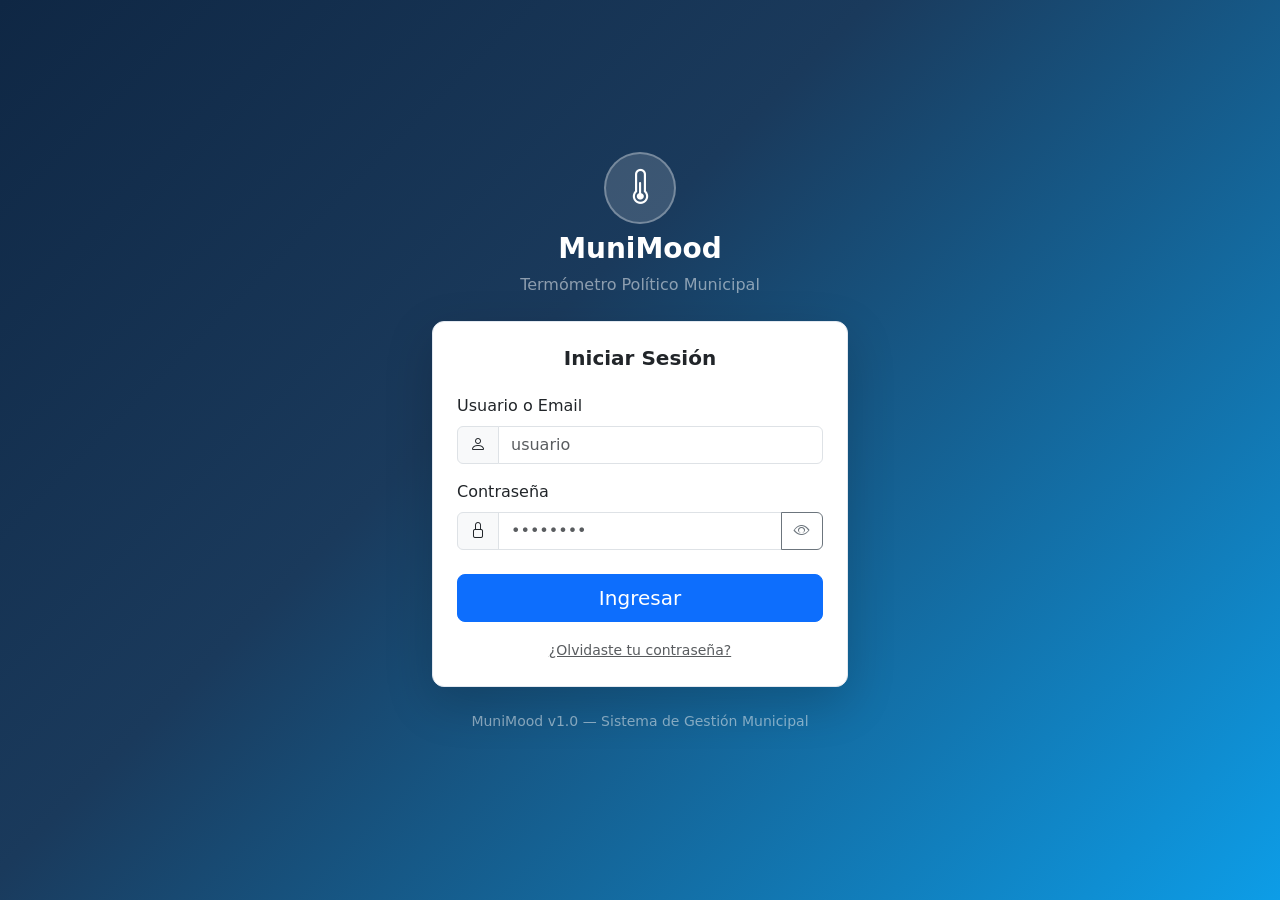
<file: frontend/index.html>
<!DOCTYPE html>
<html lang="es">
<head>
  <meta charset="UTF-8"/>
  <meta name="viewport" content="width=device-width, initial-scale=1.0"/>
  <title>MuniMood — Iniciar Sesión</title>
  <link rel="stylesheet" href="https://cdn.jsdelivr.net/npm/bootstrap@5.3.3/dist/css/bootstrap.min.css"/>
  <link rel="stylesheet" href="https://cdn.jsdelivr.net/npm/bootstrap-icons@1.11.3/font/bootstrap-icons.css"/>
  <link rel="stylesheet" href="css/styles.css"/>
</head>
<body class="mm-login-bg d-flex align-items-center justify-content-center min-vh-100">

<div class="container" style="max-width:440px">
  <!-- Logo / Título -->
  <div class="text-center mb-4">
    <div class="mm-logo-icon mb-2">
      <i class="bi bi-thermometer-half"></i>
    </div>
    <h1 class="h3 fw-bold text-white">MuniMood</h1>
    <p class="text-white-50 mb-0">Termómetro Político Municipal</p>
  </div>

  <!-- Panel Login -->
  <div id="panelLogin" class="card mm-card shadow-lg">
    <div class="card-body p-4">
      <h5 class="card-title mb-4 text-center fw-semibold">Iniciar Sesión</h5>

      <div id="alertLogin" class="alert d-none" role="alert"></div>

      <form id="formLogin" novalidate>
        <div class="mb-3">
          <label class="form-label" for="inputUser">Usuario o Email</label>
          <div class="input-group">
            <span class="input-group-text"><i class="bi bi-person"></i></span>
            <input type="text" id="inputUser" class="form-control" placeholder="usuario" required autocomplete="username"/>
          </div>
        </div>
        <div class="mb-3">
          <label class="form-label" for="inputPass">Contraseña</label>
          <div class="input-group">
            <span class="input-group-text"><i class="bi bi-lock"></i></span>
            <input type="password" id="inputPass" class="form-control" placeholder="••••••••" required autocomplete="current-password"/>
            <button class="btn btn-outline-secondary" type="button" id="btnTogglePass" tabindex="-1">
              <i class="bi bi-eye"></i>
            </button>
          </div>
        </div>
        <div class="d-grid mt-4">
          <button type="submit" class="btn btn-primary btn-lg" id="btnLogin">
            <span id="btnLoginSpinner" class="spinner-border spinner-border-sm d-none me-2" role="status"></span>
            Ingresar
          </button>
        </div>
        <div class="text-center mt-3">
          <a href="#" id="linkForgot" class="small text-muted">¿Olvidaste tu contraseña?</a>
        </div>
      </form>
    </div>
  </div>

  <!-- Panel Recuperar contraseña -->
  <div id="panelReset" class="card mm-card shadow-lg d-none">
    <div class="card-body p-4">
      <h5 class="card-title mb-4 text-center fw-semibold">Restablecer Contraseña</h5>
      <div id="alertReset" class="alert d-none" role="alert"></div>
      <form id="formReset" novalidate>
        <div class="mb-3">
          <label class="form-label" for="inputEmail">Email registrado</label>
          <div class="input-group">
            <span class="input-group-text"><i class="bi bi-envelope"></i></span>
            <input type="email" id="inputEmail" class="form-control" placeholder="usuario@municipio.gob.ar" required/>
          </div>
          <div class="form-text">Recibirás un link para restablecer tu contraseña.</div>
        </div>
        <div class="d-grid mt-4">
          <button type="submit" class="btn btn-primary" id="btnReset">
            <span id="btnResetSpinner" class="spinner-border spinner-border-sm d-none me-2" role="status"></span>
            Enviar link
          </button>
        </div>
        <div class="text-center mt-3">
          <a href="#" id="linkBackLogin" class="small text-muted">← Volver al login</a>
        </div>
      </form>
    </div>
  </div>

  <!-- Panel Nueva contraseña (token via URL) -->
  <div id="panelNewPass" class="card mm-card shadow-lg d-none">
    <div class="card-body p-4">
      <h5 class="card-title mb-4 text-center fw-semibold">Nueva Contraseña</h5>
      <div id="alertNewPass" class="alert d-none" role="alert"></div>
      <form id="formNewPass" novalidate>
        <div class="mb-3">
          <label class="form-label" for="inputNewPass">Nueva contraseña</label>
          <div class="input-group">
            <span class="input-group-text"><i class="bi bi-lock"></i></span>
            <input type="password" id="inputNewPass" class="form-control" placeholder="Mínimo 6 caracteres" required minlength="6"/>
          </div>
        </div>
        <div class="mb-3">
          <label class="form-label" for="inputConfirmPass">Confirmar contraseña</label>
          <div class="input-group">
            <span class="input-group-text"><i class="bi bi-lock-fill"></i></span>
            <input type="password" id="inputConfirmPass" class="form-control" placeholder="Repetí la contraseña" required/>
          </div>
        </div>
        <div class="d-grid mt-4">
          <button type="submit" class="btn btn-primary" id="btnNewPass">
            <span id="btnNewPassSpinner" class="spinner-border spinner-border-sm d-none me-2" role="status"></span>
            Guardar contraseña
          </button>
        </div>
      </form>
    </div>
  </div>

  <p class="text-center text-white-50 small mt-4">
    MuniMood v1.0 &mdash; Sistema de Gestión Municipal
  </p>
</div>

<script src="js/api.js"></script>
<script src="js/auth.js"></script>
</body>
</html>
</file>
<file: frontend/css/styles.css>
/* ============================================================
   MuniMood — Estilos Globales
   ============================================================ */

:root {
  --mm-primary:     #1a3a5c;
  --mm-primary-lt:  #2a5080;
  --mm-accent:      #0d9de7;
  --mm-bg:          #f0f4f8;
  --mm-card-bg:     #ffffff;
  --mm-card-border: #e2e8f0;
  --mm-text:        #1e293b;
  --mm-muted:       #64748b;
  --mm-green:       #16a34a;
  --mm-yellow:      #ca8a04;
  --mm-red:         #dc2626;
  --mm-green-lt:    #dcfce7;
  --mm-yellow-lt:   #fef9c3;
  --mm-red-lt:      #fee2e2;
}

/* ---- Base ---- */
body {
  font-family: 'Segoe UI', system-ui, -apple-system, sans-serif;
  color: var(--mm-text);
  background-color: var(--mm-bg);
}

/* ---- Login Background ---- */
.mm-login-bg {
  background: linear-gradient(135deg, #0f2744 0%, #1a3a5c 40%, #0d9de7 100%);
  min-height: 100vh;
}

.mm-logo-icon {
  width: 72px;
  height: 72px;
  background: rgba(255,255,255,0.15);
  border-radius: 50%;
  display: inline-flex;
  align-items: center;
  justify-content: center;
  font-size: 2.2rem;
  color: #fff;
  border: 2px solid rgba(255,255,255,0.3);
}

.mm-card {
  border: 1px solid var(--mm-card-border);
  border-radius: 12px;
  background: var(--mm-card-bg);
}

/* ---- Navbar ---- */
.mm-navbar {
  background: var(--mm-primary);
  border-bottom: 1px solid rgba(255,255,255,0.1);
  padding-top: 0.6rem;
  padding-bottom: 0.6rem;
}
.mm-navbar .navbar-brand,
.mm-navbar .nav-link {
  color: rgba(255,255,255,0.9) !important;
}
.mm-navbar .nav-link:hover,
.mm-navbar .nav-link.active {
  color: #fff !important;
  border-bottom: 2px solid var(--mm-accent);
}

/* ---- App Background ---- */
.mm-app-bg {
  background-color: var(--mm-bg);
  min-height: 100vh;
}

/* ---- Card Header ---- */
.mm-card-header {
  background: linear-gradient(90deg, var(--mm-primary) 0%, var(--mm-primary-lt) 100%);
  color: #fff;
  border-radius: 11px 11px 0 0 !important;
  padding: 0.75rem 1.25rem;
  font-weight: 600;
  font-size: 0.9rem;
}

/* ---- KPI Cards ---- */
.mm-kpi-card {
  border: 1px solid var(--mm-card-border);
  border-radius: 12px;
  transition: transform 0.15s, box-shadow 0.15s;
}
.mm-kpi-card:hover {
  transform: translateY(-2px);
  box-shadow: 0 4px 16px rgba(0,0,0,0.1);
}

.mm-icon-blue   { color: var(--mm-accent); }
.mm-icon-green  { color: var(--mm-green); }
.mm-icon-red    { color: var(--mm-red); }
.mm-icon-gray   { color: var(--mm-muted); }
.mm-text-green  { color: var(--mm-green); }
.mm-text-red    { color: var(--mm-red); }

/* ---- Semáforo ---- */
.mm-semaphore-grid {
  display: grid;
  grid-template-columns: repeat(auto-fill, minmax(220px, 1fr));
  gap: 1rem;
}

.mm-semaphore-item {
  border-radius: 10px;
  padding: 1rem 1.2rem;
  border: 1px solid var(--mm-card-border);
  cursor: pointer;
  transition: transform 0.15s, box-shadow 0.15s;
  position: relative;
  overflow: hidden;
}
.mm-semaphore-item:hover {
  transform: translateY(-2px);
  box-shadow: 0 6px 18px rgba(0,0,0,0.12);
}
.mm-semaphore-item.color-green  { background: var(--mm-green-lt);  border-color: #bbf7d0; }
.mm-semaphore-item.color-yellow { background: var(--mm-yellow-lt); border-color: #fde68a; }
.mm-semaphore-item.color-red    { background: var(--mm-red-lt);    border-color: #fecaca; }

.mm-semaphore-light {
  width: 18px;
  height: 18px;
  border-radius: 50%;
  display: inline-block;
  flex-shrink: 0;
}
.light-green  { background: var(--mm-green);  box-shadow: 0 0 8px #16a34a80; }
.light-yellow { background: #eab308;           box-shadow: 0 0 8px #eab30880; }
.light-red    { background: var(--mm-red);     box-shadow: 0 0 8px #dc262680; }
.light-gray   { background: #94a3b8; }

.mm-semaphore-name {
  font-weight: 600;
  font-size: 0.9rem;
  color: var(--mm-text);
}
.mm-semaphore-stats {
  font-size: 0.78rem;
  color: var(--mm-muted);
}

/* ---- Barra de progreso del semáforo ---- */
.mm-progress-bar-pos {
  height: 6px;
  border-radius: 3px;
  background: var(--mm-green);
}
.mm-progress-bar-neg {
  height: 6px;
  border-radius: 3px;
  background: var(--mm-red);
}

/* ---- Tabla estilizada ---- */
.mm-table {
  width: 100%;
  border-collapse: collapse;
}
.mm-table thead th {
  background: #f8fafc;
  border-bottom: 2px solid var(--mm-card-border);
  font-size: 0.78rem;
  font-weight: 700;
  text-transform: uppercase;
  letter-spacing: 0.04em;
  color: var(--mm-muted);
  padding: 0.75rem 1rem;
}
.mm-table tbody tr {
  border-bottom: 1px solid #f1f5f9;
  transition: background 0.1s;
}
.mm-table tbody tr:hover {
  background: #f8fafc;
}
.mm-table tbody td {
  padding: 0.75rem 1rem;
  vertical-align: middle;
  font-size: 0.88rem;
}
.mm-table tbody tr:last-child {
  border-bottom: none;
}

/* ---- Badge red social ---- */
.mm-badge-fb    { background:#1877f2; color:#fff; }
.mm-badge-ig    { background: linear-gradient(45deg,#f09433,#e6683c,#dc2743,#cc2366,#bc1888); color:#fff; }
.mm-badge-tw    { background:#000; color:#fff; }
.mm-badge-source{ background: var(--mm-primary-lt); color:#fff; }

/* ---- Luces del semáforo (config) ---- */
.mm-light {
  display: inline-block;
  width: 22px;
  height: 22px;
  border-radius: 50%;
}
.mm-light-green  { background: var(--mm-green); }
.mm-light-yellow { background: #eab308; }
.mm-light-red    { background: var(--mm-red); }

/* ---- Topic detail ---- */
.mm-topic-icon-lg {
  width: 60px;
  height: 60px;
  border-radius: 14px;
  background: var(--mm-primary);
  display: flex;
  align-items: center;
  justify-content: center;
  color: #fff;
  flex-shrink: 0;
}
.mm-post-content {
  background: #f8fafc;
  border: 1px solid var(--mm-card-border);
  font-size: 0.9rem;
  color: var(--mm-text);
  max-height: 160px;
  overflow-y: auto;
}
.mm-phrases-list .list-group-item {
  display: flex;
  align-items: center;
  justify-content: space-between;
  font-size: 0.85rem;
  border-color: #f1f5f9;
}

/* ---- Modal ---- */
.mm-modal {
  border-radius: 14px;
  border: none;
  box-shadow: 0 20px 60px rgba(0,0,0,0.2);
}
.mm-modal .modal-header {
  background: var(--mm-primary);
  color: #fff;
  border-radius: 14px 14px 0 0;
  border-bottom: none;
}
.mm-modal .btn-close {
  filter: invert(1);
}

/* ---- Scrollbar ---- */
::-webkit-scrollbar { width: 6px; height: 6px; }
::-webkit-scrollbar-track { background: transparent; }
::-webkit-scrollbar-thumb { background: #cbd5e1; border-radius: 3px; }
::-webkit-scrollbar-thumb:hover { background: #94a3b8; }

/* ---- Utilidades ---- */
.cursor-pointer { cursor: pointer; }
.text-truncate-2 {
  display: -webkit-box;
  -webkit-line-clamp: 2;
  -webkit-box-orient: vertical;
  overflow: hidden;
}
</file>
